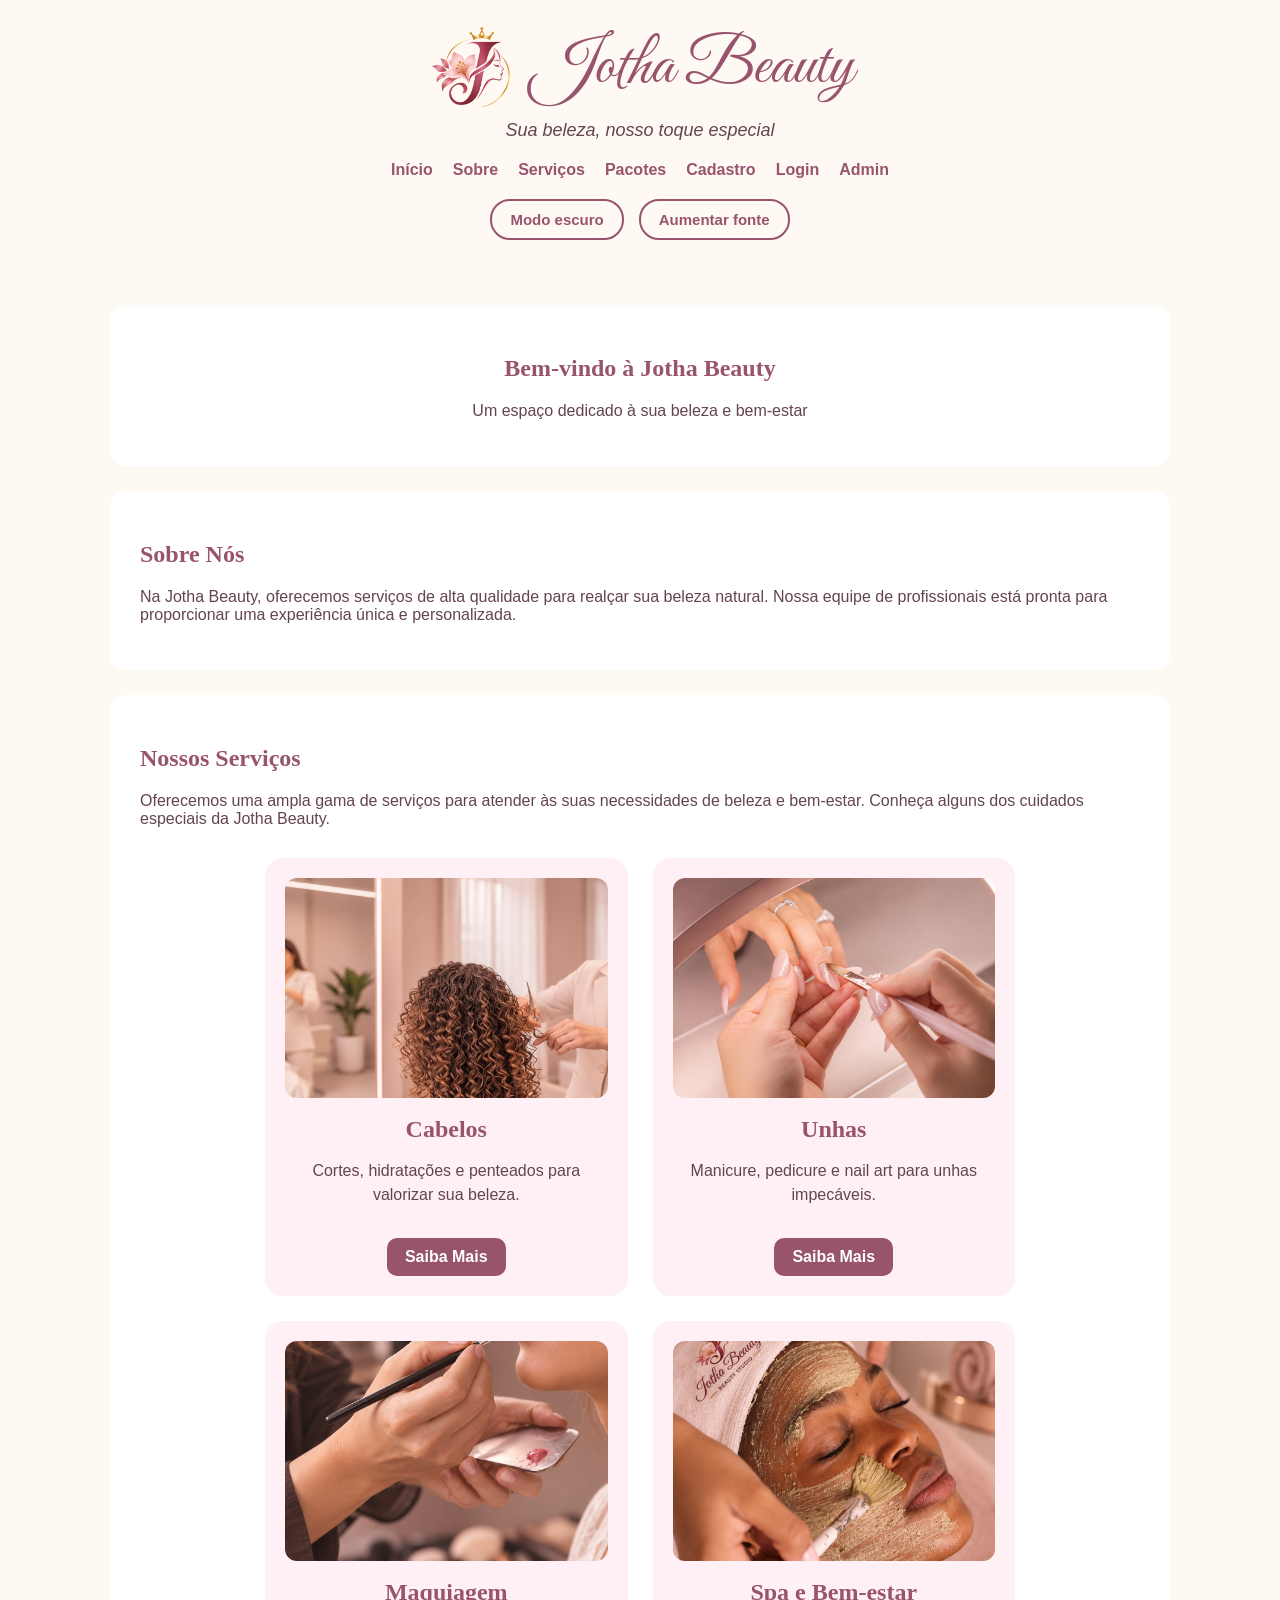
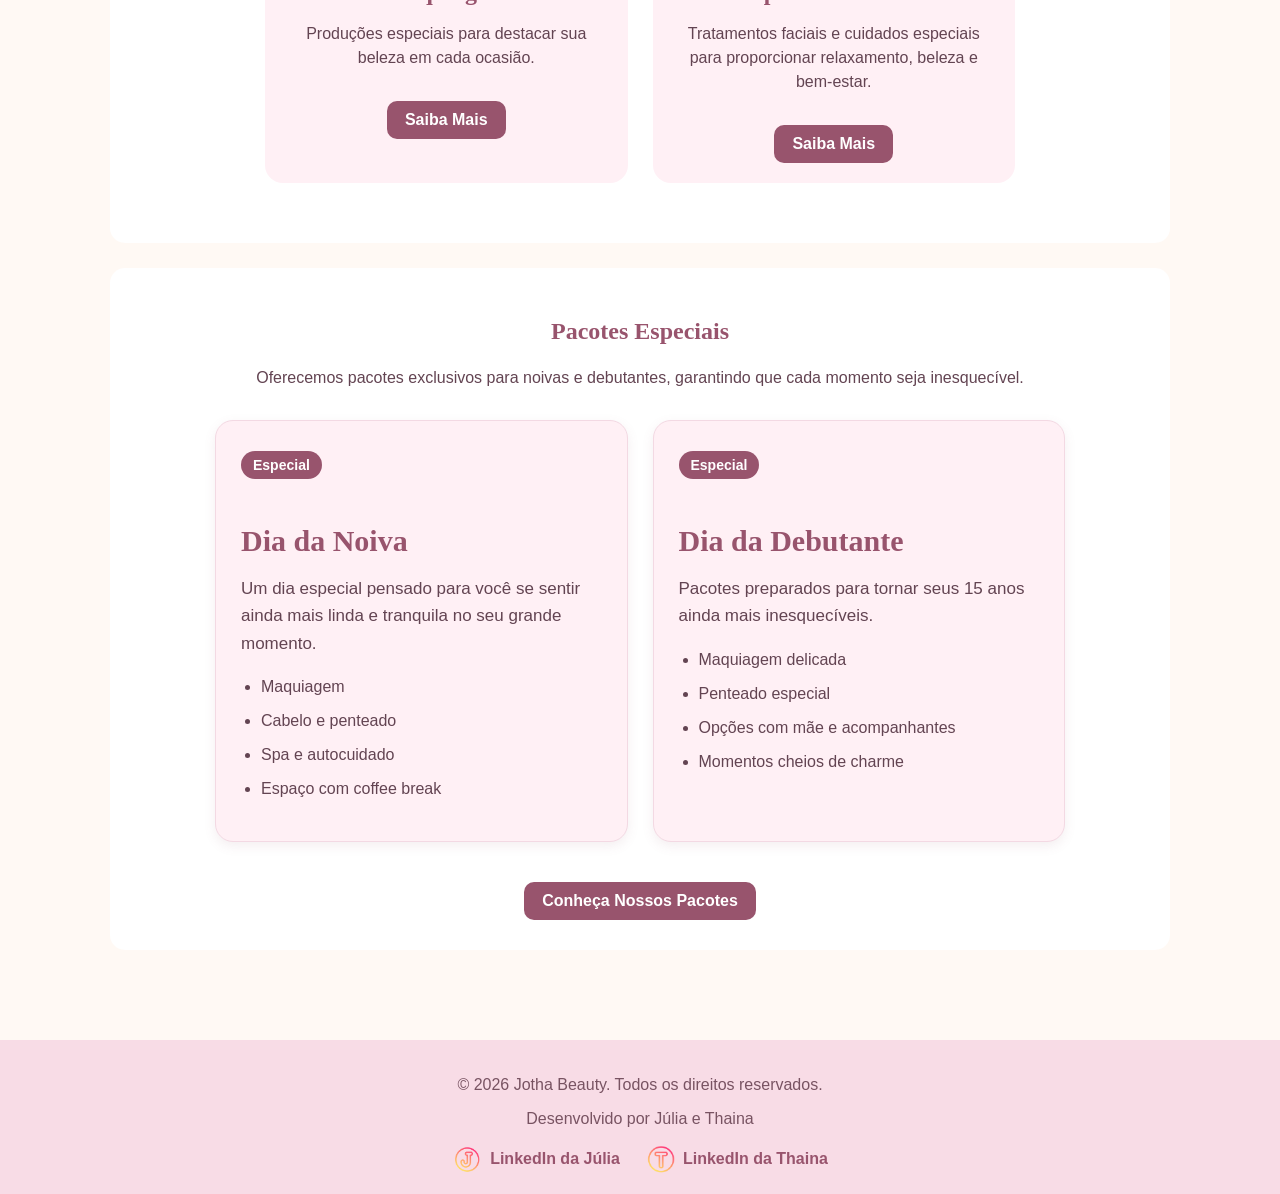
<file: index.html>
<!DOCTYPE html>
<html lang="pt-BR">
<head>
    <meta charset="UTF-8">
    <meta name="viewport" content="width=device-width, initial-scale=1.0">
    <title>Jotha Beauty | Salão de Beleza</title>

    <link rel="preconnect" href="https://fonts.googleapis.com">
    <link rel="preconnect" href="https://fonts.gstatic.com" crossorigin>
    <link href="https://fonts.googleapis.com/css2?family=Great+Vibes&display=swap" rel="stylesheet">

    <link rel="stylesheet" href="css/style.css">
</head>
<body>
    <header>
        <div class="logo">
            <img src="img/logo.png" alt="Logo da Jotha Beauty" class="simbolo-logo">
            <h1>Jotha Beauty</h1>
        </div>

        <p>Sua beleza, nosso toque especial</p>

        <nav>
            <a href="index.html">Início</a>
            <a href="#sobre">Sobre</a>
            <a href="#servicos">Serviços</a>
            <a href="pacotes.html">Pacotes</a>
            <a href="cadastro.html">Cadastro</a>
            <a href="login.html">Login</a>
            <a href="admin.html">Admin</a>
        </nav>

        <div class="acessibilidade">
            <button type="button" id="btn-tema">
                Modo escuro
            </button>

            <button type="button" id="btn-fonte">
               Aumentar fonte
            </button>
        </div>
    </header>

    <main>
        <section id="inicio">
            <h2>Bem-vindo à Jotha Beauty</h2>
            <p>Um espaço dedicado à sua beleza e bem-estar</p>
        </section>

        <section id="sobre">
            <h2>Sobre Nós</h2>
            <p>Na Jotha Beauty, oferecemos serviços de alta qualidade para realçar sua beleza natural. Nossa equipe de profissionais está pronta para proporcionar uma experiência única e personalizada.</p>
        </section>

        <section id="servicos">
            <h2>Nossos Serviços</h2>
            <p>Oferecemos uma ampla gama de serviços para atender às suas necessidades de beleza e bem-estar. Conheça alguns dos cuidados especiais da Jotha Beauty.</p>

            <div class="lista-servicos">
                <div class="card-servico">
                    <img src="img/cabelo.png" alt="Serviço de Cabelo">
                    <h3>Cabelos</h3>
                    <p>Cortes, hidratações e penteados para valorizar sua beleza.</p>
                    <a href="servicos.html#cabelos" class="botao-saiba-mais">Saiba Mais</a>
                </div>

                <div class="card-servico">
                    <img src="img/unha.png" alt="Serviço de Unhas">
                    <h3>Unhas</h3>
                    <p>Manicure, pedicure e nail art para unhas impecáveis.</p>
                    <a href="servicos.html#unhas" class="botao-saiba-mais">Saiba Mais</a>
                </div>

                <div class="card-servico">
                    <img src="img/maquiagem.png" alt="Serviço de Maquiagem">
                    <h3>Maquiagem</h3>
                    <p>Produções especiais para destacar sua beleza em cada ocasião.</p>
                    <a href="servicos.html#maquiagem" class="botao-saiba-mais">Saiba Mais</a>
                </div>

                <div class="card-servico">
                    <img src="img/spa.png" alt="Serviço de Estética">
                    <h3>Spa e Bem-estar</h3>
                    <p>Tratamentos faciais e cuidados especiais para proporcionar relaxamento, beleza e bem-estar.</p>
                    <a href="servicos.html#spa" class="botao-saiba-mais">Saiba Mais</a>
                </div>
            </div>
        </section>

        <section id="pacotes">
            <h2>Pacotes Especiais</h2>
            <p>Oferecemos pacotes exclusivos para noivas e debutantes, garantindo que cada momento seja inesquecível.</p>
            
            <div class="destaque-pacotes">
                <div class="pacote-home">
                    <span class="selo-pacote">Especial</span>
                    <h3>Dia da Noiva</h3>
                    <p class="descricao-pacote">Um dia especial pensado para você se sentir ainda mais linda e tranquila no seu grande momento.</p>

                    <ul class="mini-lista-pacote">
                        <li>Maquiagem</li>
                        <li>Cabelo e penteado</li>
                        <li>Spa e autocuidado</li>
                        <li>Espaço com coffee break</li>
                    </ul>
                </div>

                <div class="pacote-home">
                    <span class="selo-pacote">Especial</span>
                    <h3>Dia da Debutante</h3>
                    <p class="descricao-pacote">Pacotes preparados para tornar seus 15 anos ainda mais inesquecíveis.</p>

                    <ul class="mini-lista-pacote">
                        <li>Maquiagem delicada</li>
                        <li>Penteado especial</li>
                        <li>Opções com mãe e acompanhantes</li>
                        <li>Momentos cheios de charme</li>
                    </ul>
                </div>    
            </div>

            <a href="pacotes.html" class="botao-saiba-mais">Conheça Nossos Pacotes</a>
        </section>
    </main>

    <footer>
        <p>&copy; 2026 Jotha Beauty. Todos os direitos reservados.</p>

        <p>Desenvolvido por Júlia e Thaina</p>

        <div class="links-rodape">
            <a href="https://www.linkedin.com/in/julia-bagnara-54aa41377/" target="_blank" rel="noopener noreferrer">
                <img src="icone/icone_j.png" alt="" class="icone-linkedin">
                LinkedIn da Júlia
            </a>

            <a href="https://www.linkedin.com/in/thaina-tamiris-souza-dionisio-3291593a8/" target="_blank" rel="noopener noreferrer">
                <img src="icone/icone_T.png" alt="" class="icone-linkedin">
                LinkedIn da Thaina
            </a>
        </div>
    </footer>

    <script src="js/script.js"></script>
</body>
</html>
</file>
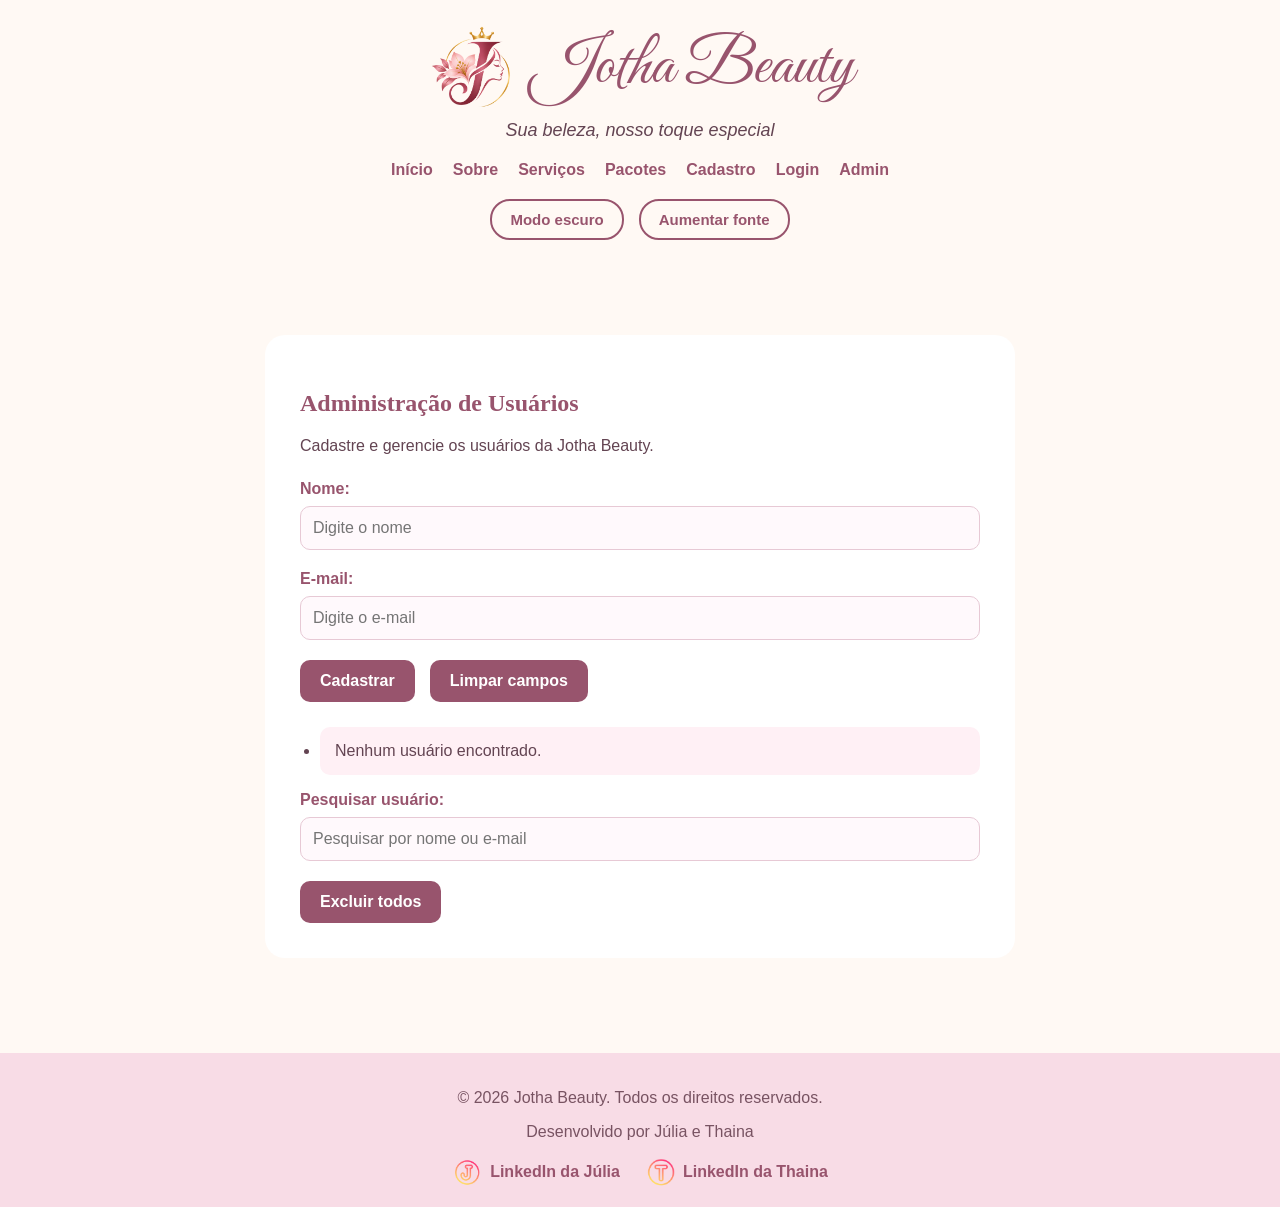
<file: admin.html>
<!DOCTYPE html>
<html lang="pt-BR">

<head>
    <meta charset="UTF-8">
    <meta name="viewport" content="width=device-width, initial-scale=1.0">

    <title>Jotha Beauty | Admin</title>

    <link rel="preconnect" href="https://fonts.googleapis.com">
    <link rel="preconnect" href="https://fonts.gstatic.com" crossorigin>
    <link href="https://fonts.googleapis.com/css2?family=Great+Vibes&display=swap" rel="stylesheet">

    <link rel="stylesheet" href="css/style.css">
</head>

<body>

    <header>
        <div class="logo">
            <img src="img/logo.png" alt="Logo da Jotha Beauty" class="simbolo-logo">
            <h1>Jotha Beauty</h1>
        </div>

        <p>Sua beleza, nosso toque especial</p>

        <nav>
            <a href="index.html">Início</a>
            <a href="index.html#sobre">Sobre</a>
            <a href="index.html#servicos">Serviços</a>
            <a href="pacotes.html">Pacotes</a>
            <a href="cadastro.html">Cadastro</a>
            <a href="login.html">Login</a>
            <a href="admin.html">Admin</a>
        </nav>

        <div class="acessibilidade">
            <button type="button" id="btn-tema">
                Modo escuro
            </button>

            <button type="button" id="btn-fonte">
               Aumentar fonte
            </button>
        </div>
    </header>

    <main>
        <section class="secao-admin">
            <h2>Administração de Usuários</h2>

            <p>
                Cadastre e gerencie os usuários da Jotha Beauty.
            </p>

            <form id="form-admin">
                <label for="nome-admin">Nome:</label>
                <input type="text" id="nome-admin" name="nome" placeholder="Digite o nome" required>

                <label for="email-admin">E-mail:</label>
                <input type="email" id="email-admin" name="email" placeholder="Digite o e-mail" required>

                <div class="botoes-admin">
                    <button type="submit" id="btn-cadastrar">
                        Cadastrar
                    </button>

                    <button type="reset" id="btn-limpar">
                        Limpar campos
                    </button>
                </div>
            </form>

            <ul id="lista-usuarios">
            </ul>

            <label for="pesquisa-admin">
                Pesquisar usuário:
            </label>

            <input type="search" id="pesquisa-admin" placeholder="Pesquisar por nome ou e-mail">

            <button type="button" id="btn-excluir-todos">
                Excluir todos
            </button>
        </section>
    </main>

    <footer>
        <p>&copy; 2026 Jotha Beauty. Todos os direitos reservados.</p>

        <p>Desenvolvido por Júlia e Thaina</p>

        <div class="links-rodape">
            <a href="https://www.linkedin.com/in/julia-bagnara-54aa41377/" target="_blank" rel="noopener noreferrer">
                <img src="icone/icone_j.png" alt="" class="icone-linkedin">
                LinkedIn da Júlia
            </a>

            <a href="https://www.linkedin.com/in/thaina-tamiris-souza-dionisio-3291593a8/" target="_blank" rel="noopener noreferrer">
                <img src="icone/icone_T.png" alt="" class="icone-linkedin">
                LinkedIn da Thaina
            </a>
        </div>
    </footer>

    <script src="js/script.js"></script>

</body>
</html>
</file>
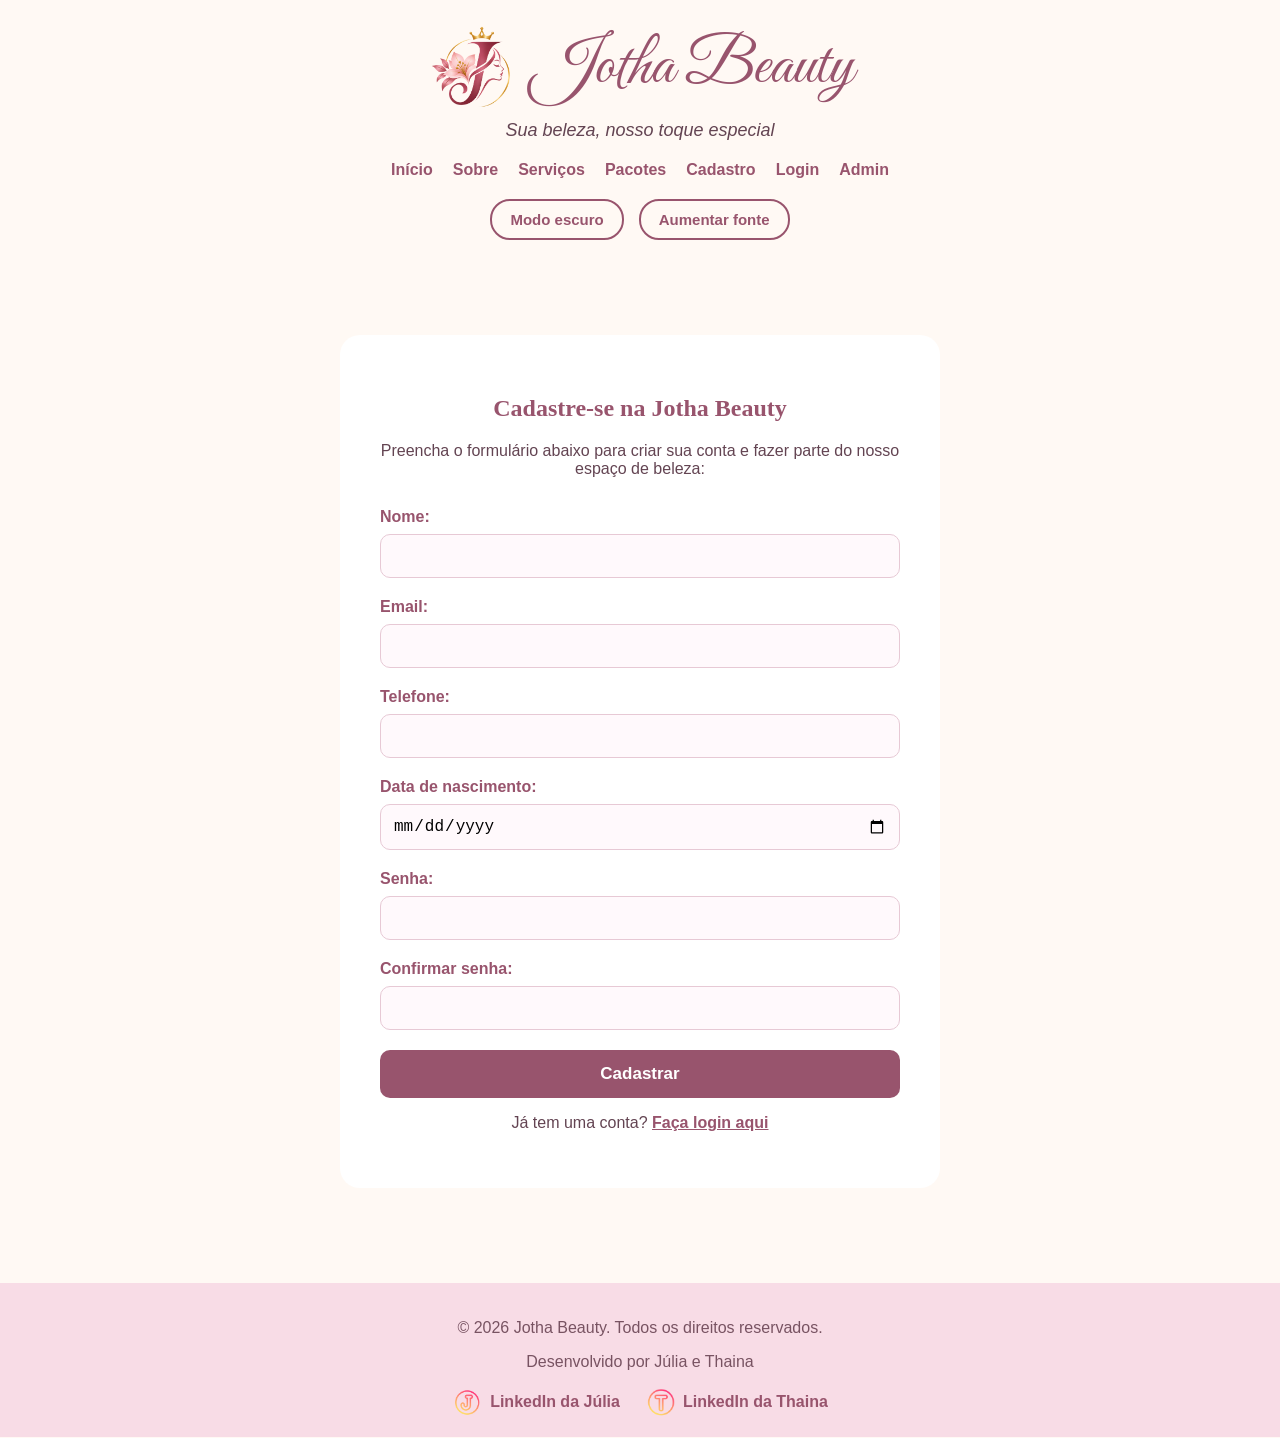
<file: cadastro.html>
<!DOCTYPE html>
<html lang="pt-BR">
<head>
    <meta charset="UTF-8">
    <meta name="viewport" content="width=device-width, initial-scale=1.0">
    <title>Jotha Beauty | Cadastro</title>

    <link rel="preconnect" href="https://fonts.googleapis.com">
    <link rel="preconnect" href="https://fonts.gstatic.com" crossorigin>
    <link href="https://fonts.googleapis.com/css2?family=Great+Vibes&display=swap" rel="stylesheet">

    <link rel="stylesheet" href="css/style.css">
</head>
<body>

    <header>
        <div class="logo">
            <img src="img/logo.png" alt="Logo da Jotha Beauty" class="simbolo-logo">
            <h1>Jotha Beauty</h1>
        </div>

        <p>Sua beleza, nosso toque especial</p>

        <nav>
            <a href="index.html">Início</a>
            <a href="index.html#sobre">Sobre</a>
            <a href="index.html#servicos">Serviços</a>
            <a href="pacotes.html">Pacotes</a>
            <a href="cadastro.html">Cadastro</a>
            <a href="login.html">Login</a>
            <a href="admin.html">Admin</a>
        </nav>

        <div class="acessibilidade">
            <button type="button" id="btn-tema">
                Modo escuro
            </button>

            <button type="button" id="btn-fonte">
               Aumentar fonte
            </button>
        </div>
    </header>

    <main>
        <section class="secao-formulario">
            <h2>Cadastre-se na Jotha Beauty</h2>
            <p>Preencha o formulário abaixo para criar sua conta e fazer parte do nosso espaço de beleza:</p>

            <form id="form-cadastro">
                <label for="nome">Nome:</label>
                <input type="text" id="nome" name="nome" required>

                <label for="email">Email:</label>
                <input type="email" id="email" name="email" required>
                
                <label for="telefone">Telefone:</label>
                <input type="tel" id="telefone" name="telefone" required>

                <label for="nascimento">Data de nascimento:</label>
                <input type="date" id="nascimento" name="nascimento" required>

                <label for="senha">Senha:</label>
                <input type="password" id="senha" name="senha" required>

                <label for="confirmar-senha">Confirmar senha:</label>
                <input type="password" id="confirmar-senha" name="confirmar-senha" required>

                <button type="submit">Cadastrar</button>
            </form>

            <p>Já tem uma conta? 
                <a href="login.html">Faça login aqui</a>
            </p>
        </section>
    </main>

    <footer>
        <p>&copy; 2026 Jotha Beauty. Todos os direitos reservados.</p>

        <p>Desenvolvido por Júlia e Thaina</p>

        <div class="links-rodape">
            <a href="https://www.linkedin.com/in/julia-bagnara-54aa41377/" target="_blank" rel="noopener noreferrer">
                <img src="icone/icone_j.png" alt="" class="icone-linkedin">
                LinkedIn da Júlia
            </a>

            <a href="https://www.linkedin.com/in/thaina-tamiris-souza-dionisio-3291593a8/" target="_blank" rel="noopener noreferrer">
                <img src="icone/icone_T.png" alt="" class="icone-linkedin">
                LinkedIn da Thaina
            </a>
        </div>
    </footer>

    <script src="js/script.js"></script>    

</body>
</html>
</file>
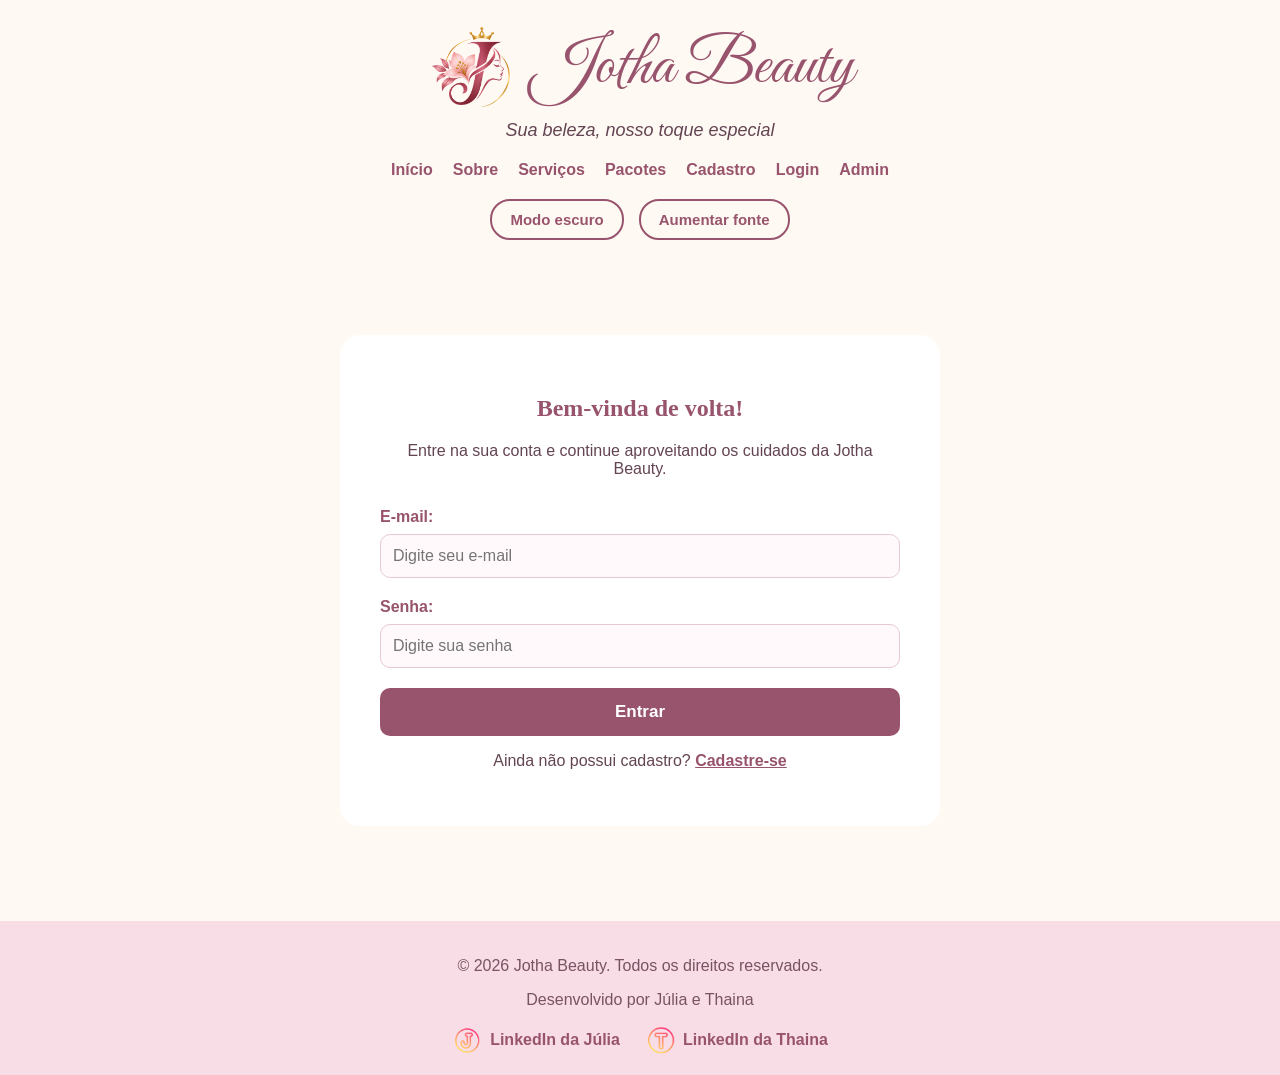
<file: login.html>
<!DOCTYPE html>
<html lang="pt-BR">

<head>
    <meta charset="UTF-8">
    <meta name="viewport" content="width=device-width, initial-scale=1.0">
    <title>Jotha Beauty | Login</title>

    <link rel="preconnect" href="https://fonts.googleapis.com">
    <link rel="preconnect" href="https://fonts.gstatic.com" crossorigin>
    <link href="https://fonts.googleapis.com/css2?family=Great+Vibes&display=swap" rel="stylesheet">

    <link rel="stylesheet" href="css/style.css">
</head>

<body>

    <header>
        <div class="logo">
            <img src="img/logo.png" alt="Logo da Jotha Beauty" class="simbolo-logo">
            <h1>Jotha Beauty</h1>
        </div>

        <p>Sua beleza, nosso toque especial</p>

        <nav>
            <a href="index.html">Início</a>
            <a href="index.html#sobre">Sobre</a>
            <a href="index.html#servicos">Serviços</a>
            <a href="pacotes.html">Pacotes</a>
            <a href="cadastro.html">Cadastro</a>
            <a href="login.html">Login</a>
            <a href="admin.html">Admin</a>
        </nav>

        <div class="acessibilidade">
            <button type="button" id="btn-tema">
                Modo escuro
            </button>

            <button type="button" id="btn-fonte">
               Aumentar fonte
            </button>
        </div>
    </header>

    <main>
        <section class="secao-formulario">
            <h2>Bem-vinda de volta!</h2>

            <p>
                Entre na sua conta e continue aproveitando os cuidados da Jotha Beauty.
            </p>

            <form id="form-login">
                <label for="email-login">E-mail:</label>
                <input type="email" id="email-login" name="email" placeholder="Digite seu e-mail" required>

                <label for="senha-login">Senha:</label>
                <input type="password" id="senha-login" name="senha" placeholder="Digite sua senha" required>

                <button type="submit">Entrar</button>
            </form>

            <p>
                Ainda não possui cadastro?
                <a href="cadastro.html">Cadastre-se</a>
            </p>

            <p id="mensagem-login" role="status"></p>
        </section>
    </main>

    <footer>
        <p>&copy; 2026 Jotha Beauty. Todos os direitos reservados.</p>

        <p>Desenvolvido por Júlia e Thaina</p>

        <div class="links-rodape">
            <a href="https://www.linkedin.com/in/julia-bagnara-54aa41377/" target="_blank" rel="noopener noreferrer">
                <img src="icone/icone_j.png" alt="" class="icone-linkedin">
                LinkedIn da Júlia
            </a>

            <a href="https://www.linkedin.com/in/thaina-tamiris-souza-dionisio-3291593a8/" target="_blank" rel="noopener noreferrer">
                <img src="icone/icone_T.png" alt="" class="icone-linkedin">
                LinkedIn da Thaina
            </a>
        </div>
    </footer>

    <script src="js/script.js"></script>

</body>
</html>
</file>
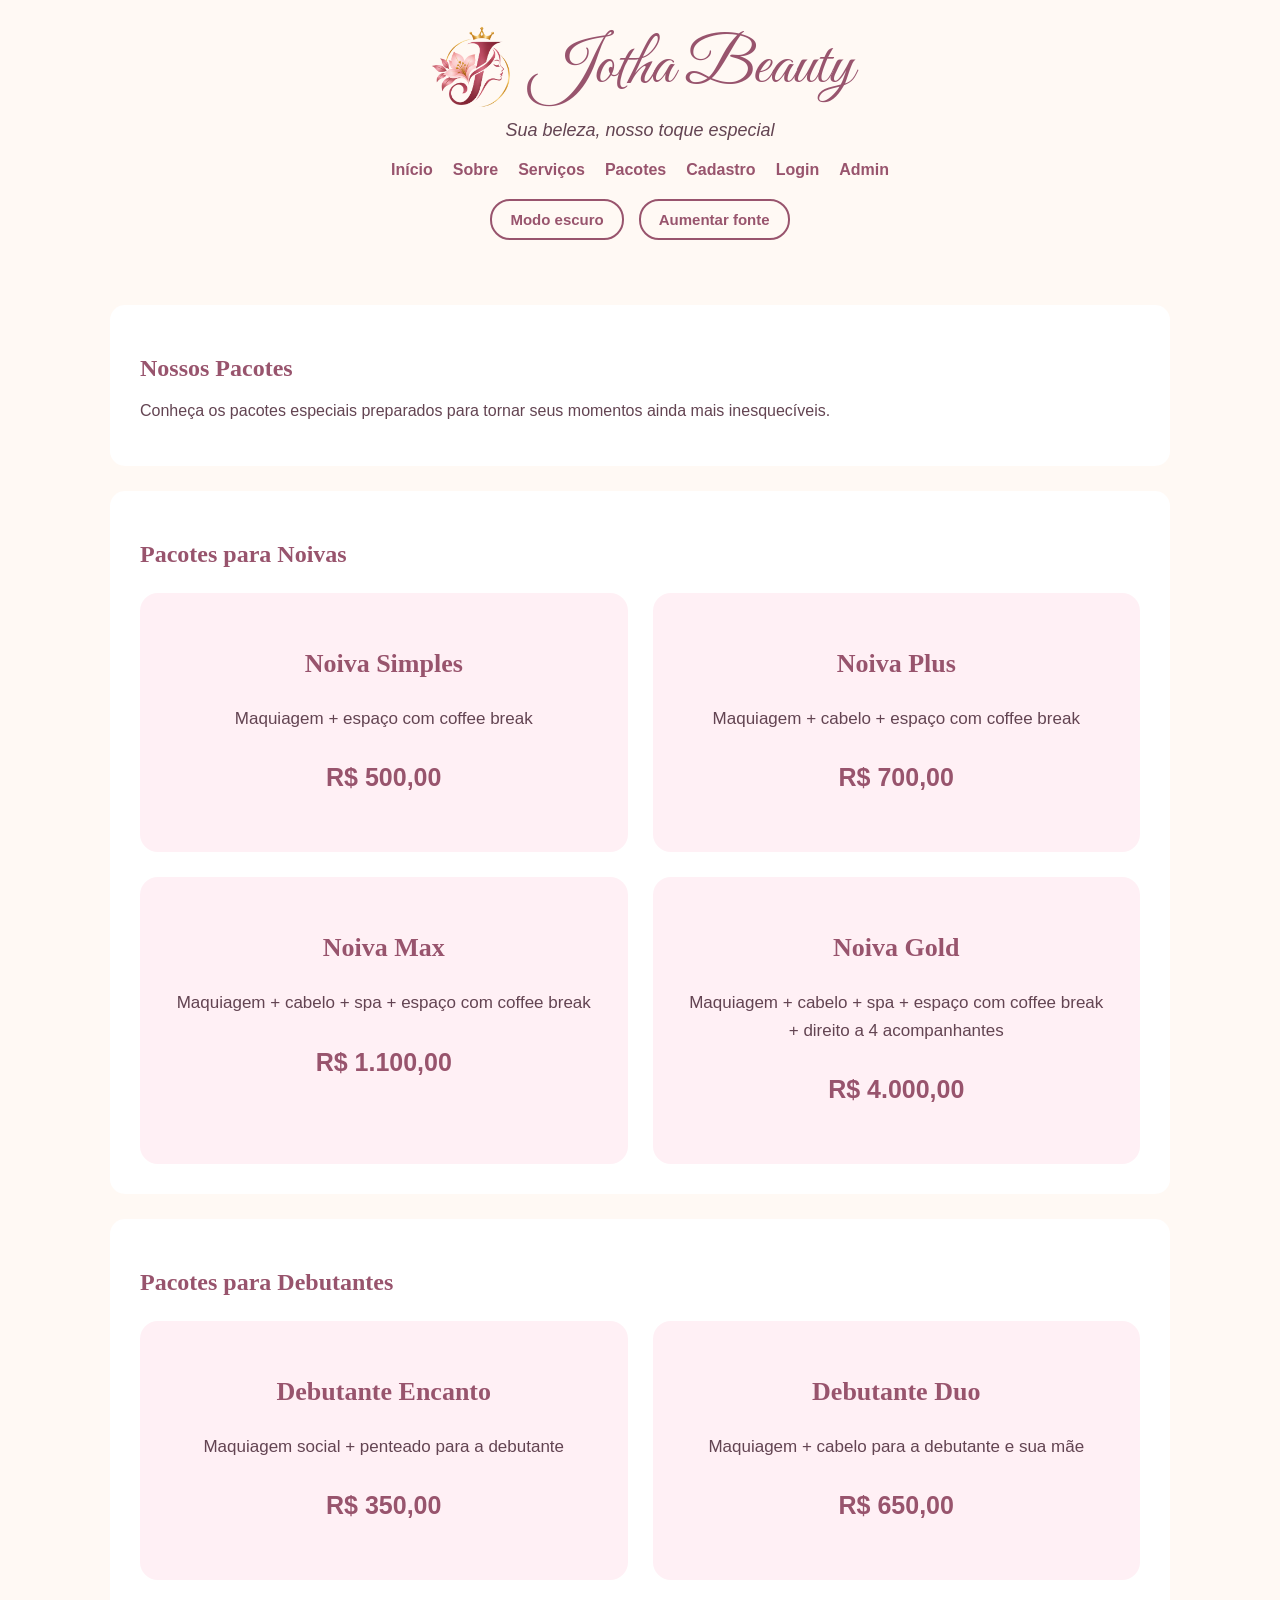
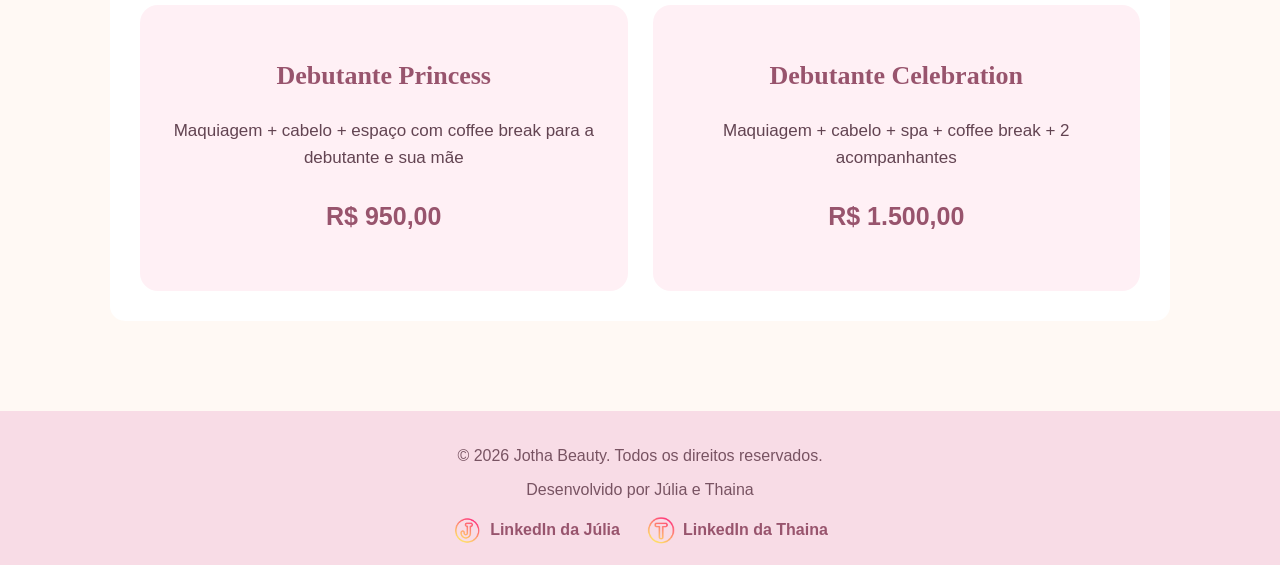
<file: pacotes.html>
<!DOCTYPE html>
<html lang="pt-BR">
<head>
    <meta charset="UTF-8">
    <meta name="viewport" content="width=device-width, initial-scale=1.0">
    <title>Jotha Beauty | Pacotes</title>

    <link rel="preconnect" href="https://fonts.googleapis.com">
    <link rel="preconnect" href="https://fonts.gstatic.com" crossorigin>
    <link href="https://fonts.googleapis.com/css2?family=Great+Vibes&display=swap" rel="stylesheet">

    <link rel="stylesheet" href="css/style.css">
</head>
<body>

    <header>
        <div class="logo">
            <img src="img/logo.png" alt="Símbolo Jotha Beauty" class="simbolo-logo">
            <h1>Jotha Beauty</h1>
        </div>

        <p>Sua beleza, nosso toque especial</p>

        <nav>
            <a href="index.html">Início</a>
            <a href="index.html#sobre">Sobre</a>
            <a href="index.html#servicos">Serviços</a>
            <a href="pacotes.html">Pacotes</a>
            <a href="cadastro.html">Cadastro</a>
            <a href="login.html">Login</a>
            <a href="admin.html">Admin</a>
        </nav>

        <div class="acessibilidade">
            <button type="button" id="btn-tema">
                Modo escuro
            </button>

            <button type="button" id="btn-fonte">
               Aumentar fonte
            </button>
        </div>
    </header>

    <main>
        <section>
            <h2>Nossos Pacotes</h2>
            <p>Conheça os pacotes especiais preparados para tornar seus momentos ainda mais inesquecíveis.</p>
        </section>

        <section>
            <h2>Pacotes para Noivas</h2>

            <div class="lista-pacotes">
                <div class="card-pacote">
                    <h3>Noiva Simples</h3>
                    <p>Maquiagem + espaço com coffee break</p>
                    <p class="preco">R$ 500,00</p>
                </div>

                <div class="card-pacote">
                    <h3>Noiva Plus</h3>
                    <p>Maquiagem + cabelo + espaço com coffee break</p>
                    <p class="preco">R$ 700,00</p>
                </div>

                <div class="card-pacote">
                    <h3>Noiva Max</h3>
                    <p>Maquiagem + cabelo + spa + espaço com coffee break</p>
                    <p class="preco">R$ 1.100,00</p>
                </div>

                <div class="card-pacote">
                    <h3>Noiva Gold</h3>
                    <p>Maquiagem + cabelo + spa + espaço com coffee break + direito a 4 acompanhantes</p>
                    <p class="preco">R$ 4.000,00</p>
                </div>
            </div>
        </section>

        <section>
            <h2>Pacotes para Debutantes</h2>

            <div class="lista-pacotes">
                <div class="card-pacote">
                    <h3>Debutante Encanto</h3>
                    <p>Maquiagem social + penteado para a debutante</p>
                    <p class="preco">R$ 350,00</p>
                </div>

                <div class="card-pacote">
                    <h3>Debutante Duo</h3>
                    <p>Maquiagem + cabelo para a debutante e sua mãe</p>
                    <p class="preco">R$ 650,00</p>
                </div>

                <div class="card-pacote">
                    <h3>Debutante Princess</h3>
                    <p>Maquiagem + cabelo + espaço com coffee break para a debutante e sua mãe</p>
                    <p class="preco">R$ 950,00</p>
                </div>

                <div class="card-pacote">
                    <h3>Debutante Celebration</h3>
                    <p>Maquiagem + cabelo + spa + coffee break + 2 acompanhantes</p>
                    <p class="preco">R$ 1.500,00</p>
                </div>
            </div>
        </section>
    </main>

    <footer>
        <p>&copy; 2026 Jotha Beauty. Todos os direitos reservados.</p>

        <p>Desenvolvido por Júlia e Thaina</p>

        <div class="links-rodape">
            <a href="https://www.linkedin.com/in/julia-bagnara-54aa41377/" target="_blank" rel="noopener noreferrer">
                <img src="icone/icone_j.png" alt="" class="icone-linkedin">
                LinkedIn da Júlia
            </a>

            <a href="https://www.linkedin.com/in/thaina-tamiris-souza-dionisio-3291593a8/" target="_blank" rel="noopener noreferrer">
                <img src="icone/icone_T.png" alt="" class="icone-linkedin">
                LinkedIn da Thaina
            </a>
        </div>
    </footer>
    <script src="js/script.js"></script>

</body>
</html>
</file>
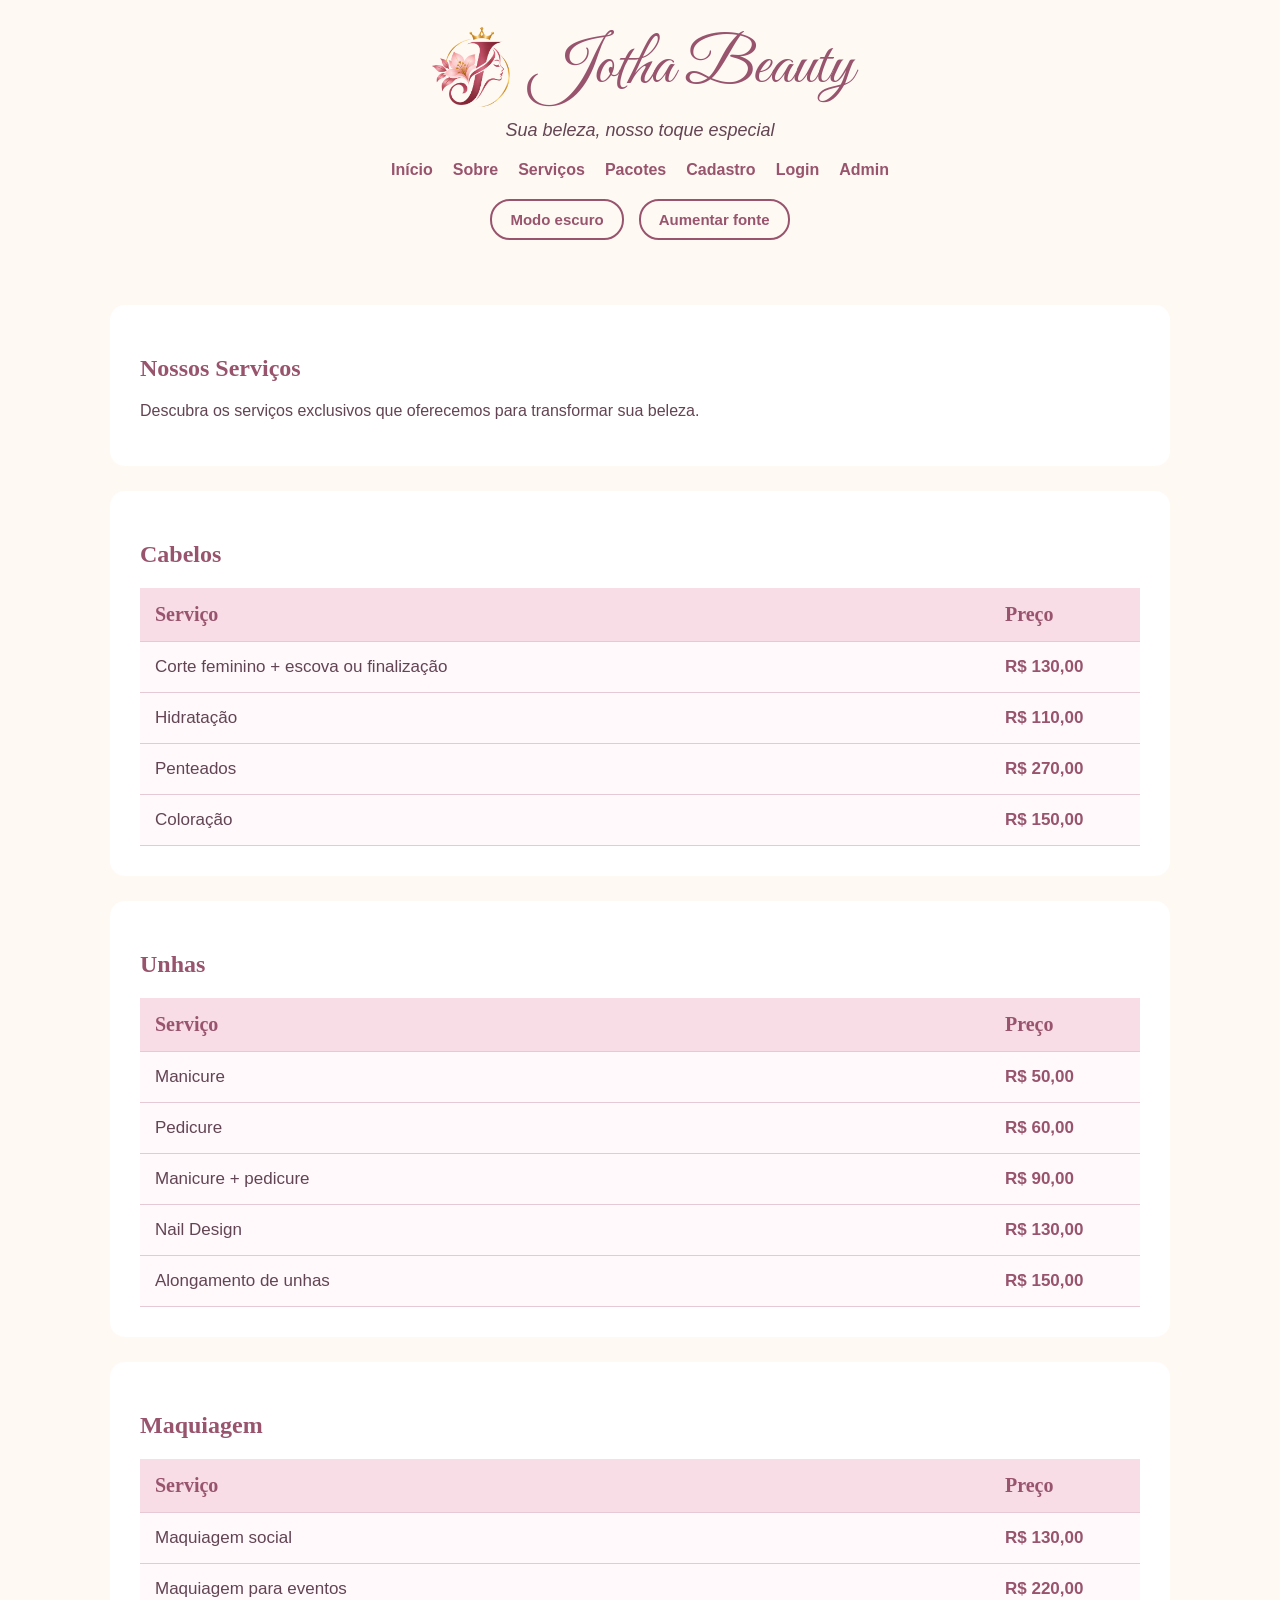
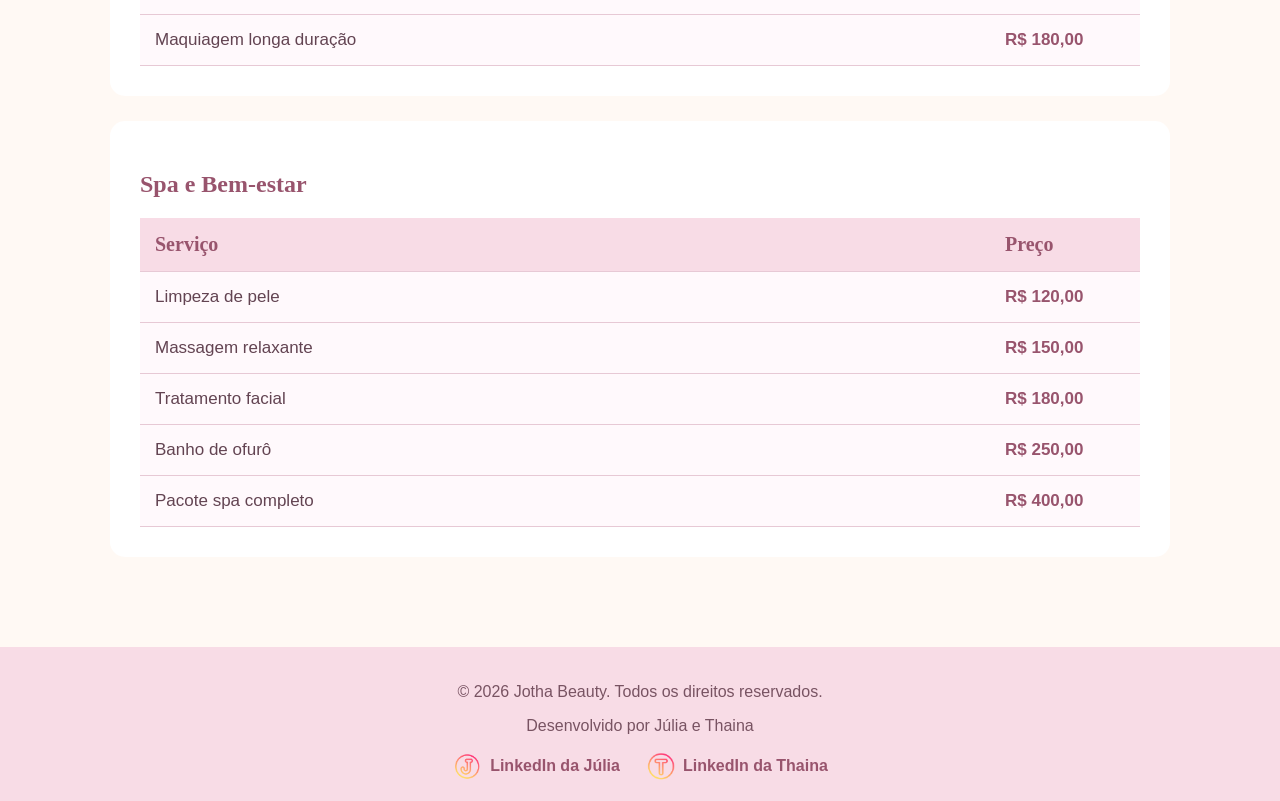
<file: servicos.html>
<!DOCTYPE html>
<html lang="pt-BR">
<head>
    <meta charset="UTF-8">
    <meta name="viewport" content="width=device-width, initial-scale=1.0">
    <title>Jotha Beauty | Serviços</title>
    
    <link rel="preconnect" href="https://fonts.googleapis.com">
    <link rel="preconnect" href="https://fonts.gstatic.com" crossorigin>
    <link href="https://fonts.googleapis.com/css2?family=Great+Vibes&display=swap" rel="stylesheet">

    <link rel="stylesheet" href="css/style.css">
</head>
<body>

    <header>
        <div class="logo">
            <img src="img/logo.png" alt="Jotha Beauty" class="simbolo-logo">
            <h1>Jotha Beauty</h1>
        </div>

        <p>Sua beleza, nosso toque especial</p>

        <nav>
            <a href="index.html">Início</a>
            <a href="index.html#sobre">Sobre</a>
            <a href="index.html#servicos">Serviços</a>
            <a href="pacotes.html">Pacotes</a>
            <a href="cadastro.html">Cadastro</a>
            <a href="login.html">Login</a>
            <a href="admin.html">Admin</a>
        </nav>

        <div class="acessibilidade">
            <button type="button" id="btn-tema">
                Modo escuro
            </button>

            <button type="button" id="btn-fonte">
               Aumentar fonte
            </button>
        </div>
    </header>

    <main>
        <section>
            <h2>Nossos Serviços</h2>
            <p>Descubra os serviços exclusivos que oferecemos para transformar sua beleza.</p>
        </section>

        <section id="cabelos">
            <h2>Cabelos</h2>
            <table class="tabela-servicos">
                <tr>
                    <th>Serviço</th>
                    <th>Preço</th>
                </tr>
                <tr>
                    <td>Corte feminino + escova ou finalização</td>
                    <td>R$ 130,00</td>
                </tr>
                <tr>
                    <td>Hidratação</td>
                    <td>R$ 110,00</td>
                </tr>
                <tr>
                    <td>Penteados</td>
                    <td>R$ 270,00</td>
                </tr>
                <tr>
                    <td>Coloração</td>
                    <td>R$ 150,00</td>
                </tr>
            </table>   
        </section>

        <section id="unhas">
            <h2>Unhas</h2>
            <table class="tabela-servicos">
                <tr>
                    <th>Serviço</th>
                    <th>Preço</th>
                </tr>
                <tr>
                    <td>Manicure</td>
                    <td>R$ 50,00</td>
                </tr>
                <tr>
                    <td>Pedicure</td>
                    <td>R$ 60,00</td>
                </tr>
                <tr>
                    <td>Manicure + pedicure</td>
                    <td>R$ 90,00</td>
                </tr>
                <tr>
                    <td>Nail Design</td>
                    <td>R$ 130,00</td>
                </tr>
                <tr>
                    <td>Alongamento de unhas</td>
                    <td>R$ 150,00</td>
                </tr>
            </table>
        </section>

        <section id="maquiagem">
            <h2>Maquiagem</h2>
            <table class="tabela-servicos">
                <tr>
                    <th>Serviço</th>
                    <th>Preço</th>
                </tr>
                <tr>
                    <td>Maquiagem social</td>
                    <td>R$ 130,00</td>
                </tr>
                <tr>
                    <td>Maquiagem para eventos</td>
                    <td>R$ 220,00</td>
                </tr>
                <tr>
                    <td>Maquiagem longa duração</td>
                    <td>R$ 180,00</td>
                </tr>
            </table>
        </section>

        <section id="spa">
            <h2>Spa e Bem-estar</h2>
            <table class="tabela-servicos">
                <tr>
                    <th>Serviço</th>
                    <th>Preço</th>
                </tr>
                <tr>
                    <td>Limpeza de pele</td>
                    <td>R$ 120,00</td>
                </tr>
                <tr>
                    <td>Massagem relaxante</td>
                    <td>R$ 150,00</td>
                </tr>
                <tr>
                    <td>Tratamento facial</td>
                    <td>R$ 180,00</td>
                </tr>
                <tr>
                    <td>Banho de ofurô</td>
                    <td>R$ 250,00</td>
                </tr>
                <tr>
                    <td>Pacote spa completo</td>
                    <td>R$ 400,00</td>
                </tr>
            </table>
        </section>
    </main>

    <footer>
        <p>&copy; 2026 Jotha Beauty. Todos os direitos reservados.</p>

        <p>Desenvolvido por Júlia e Thaina</p>

        <div class="links-rodape">
            <a href="https://www.linkedin.com/in/julia-bagnara-54aa41377/" target="_blank" rel="noopener noreferrer">
                <img src="icone/icone_j.png" alt="" class="icone-linkedin">
                LinkedIn da Júlia
            </a>

            <a href="https://www.linkedin.com/in/thaina-tamiris-souza-dionisio-3291593a8/" target="_blank" rel="noopener noreferrer">
                <img src="icone/icone_T.png" alt="" class="icone-linkedin">
                LinkedIn da Thaina
            </a>
        </div>
    </footer>
    
    <script src="js/script.js"></script>

</body>
</html>
</file>
<file: css/style.css>
/* Jotha Beauty - Folha de estilos do projeto */

/* ==================================================
   1. Configurações gerais
   ================================================== */

* {
    box-sizing: border-box;
}

body {
    margin: 0;
    padding: 0;
    background-color: #FFF9F4;
    color: #634452;
    font-family: Arial, sans-serif;
}

/* ==================================================
   2. Cabeçalho, logomarca e navegação
   ================================================== */

header {
    padding: 25px 20px;
}

header h1 {
    color: #98546D;
    font-family: Georgia, serif;
    font-size: 40px;
    margin-bottom: 10px;
}

header p {
    font-size: 18px;
    font-style: italic;
    text-align: center;
    margin: 10px 0 20px;
}

header nav {
    color: #98546D;
    text-decoration: none;
    margin: 10px;
    font-weight: bold;
    display: flex;
    justify-content: center;
    align-items: center;
    flex-wrap: wrap;
    gap: 20px;
    margin-top: 15px;
}

header nav a {
    margin: 0;
}

header nav a:hover {
    color: #B89968;
}

header .logo h1 {
    font-family: 'Great Vibes', cursive;
    font-size: 65px;
    font-weight: normal;
    color: #98546D;
    margin: 0;
}

nav {
    margin-top: 15px;
}

nav a {
    color: #98546D;
    text-decoration: none;
    margin: 10px;
    font-weight: bold;
}

nav a:hover {
    color: #B89968;
}
.logo {
    display: flex;
    align-items: center;
    justify-content: center;
    gap: 15px;
}

.simbolo-logo {
    width: 90px;
    height: auto;
}

/* ==================================================
   3. Conteúdo principal e títulos
   ================================================== */

main {
    max-width: 1100px;
    margin: 0 auto;
    padding: 40px 20px;
}

main section {
    background-color: white;
    padding: 30px;
    margin-bottom: 25px;
    border-radius: 15px;
}

section {
    background-color: #FFFFFF;
    padding: 30px;
    margin-bottom: 25px;
    border-radius: 15px;
}

h2 {
    color: #98546D;
    font-family: Georgia, serif;
}
#inicio {
    text-align: center;
}
/* Título principal das páginas */
.titulo-pagina {
    color: #98546D;
    font-family: Georgia, serif;
    font-size: 36px;
    margin: 0 0 20px;
}

/* ==================================================
   4. Serviços e tabelas
   ================================================== */

.lista-servicos {
    display: grid;
    grid-template-columns: repeat(2, 1fr);
    gap: 25px;
    max-width: 750px;
    margin: 30px auto;
}

.card-servico {
    background-color: #FFF0F5;
    padding: 20px;
    border-radius: 18px;
    text-align: center;
    min-width: 0;
}

.card-servico img {
    display: block;
    width: 100%;
    height: 220px;
    object-fit: cover;
    border-radius: 12px;
}

.card-servico h3 {
    color: #98546D;
    font-family: Georgia, serif;
    font-size: 24px;
    margin: 18px 0 10px;
}

.card-servico p {
    color: #634452;
    font-size: 16px;
    line-height: 1.5;
}

.card-servico:hover {
    background-color: #F8DCE6;
}

.botao-saiba-mais {
    display: inline-block;
    margin-top: 15px;
    padding: 10px 18px;
    background-color: #98546D;
    color: white;
    text-decoration: none;
    border-radius: 10px;
    font-weight: bold;
    transition: 0.3s;
}

.botao-saiba-mais:hover {
    background-color: #B97A95;
}

.tabela-servicos {
    width: 100%;
    border-collapse: collapse;
    margin-top: 20px;
}

.tabela-servicos th,
.tabela-servicos td {
    padding: 15px;
    border-bottom: 1px solid #E7C9D5;
    text-align: left;
}

.tabela-servicos th {
    background-color: #F8DCE6;
    color: #98546D;
    font-family: Georgia, serif;
    font-size: 20px;
}

.tabela-servicos td {
    background-color: #FFF9FC;
    color: #634452;
    font-size: 17px;
}

.tabela-servicos td:last-child {
    color: #98546D;
    font-weight: bold;
    width: 150px;
}

.tabela-servicos tr:hover td {
    background-color: #FFF0F5;
}

/* ==================================================
   5. Pacotes e destaques da página inicial
   ================================================== */

.lista-pacotes {
    display: grid;
    grid-template-columns: repeat(2, 1fr);
    gap: 25px;
    margin-top: 25px;
}

.card-pacote {
    background-color: #FFF0F5;
    padding: 30px;
    border-radius: 18px;
    text-align: center;
}

.card-pacote h3 {
    color: #98546D;
    font-family: Georgia, serif;
    font-size: 26px;
}

.card-pacote p {
    color: #634452;
    font-size: 17px;
    line-height: 1.6;
}

.card-pacote .preco {
    color: #98546D;
    font-size: 25px;
    font-weight: bold;
}

.card-pacote:hover {
    background-color: #F8DCE6;
}

.destaque-pacotes {
    display: grid;
    grid-template-columns: repeat(2, 1fr);
    gap: 25px;
    max-width: 850px;
    margin: 30px auto;
}

#pacotes {
    text-align: center;
}

#pacotes > p {
    max-width: 800px;
    margin: 0 auto 30px;
    line-height: 1.6;
}

.pacote-home {
    background-color: #FFF0F5;
    padding: 30px 25px;
    border-radius: 18px;
    text-align: left;
    box-shadow: 0 4px 12px rgba(152, 84, 109, 0.10);
    border: 1px solid #F3D9E3;
}

.pacote-home h3 {
    color: #98546D;
    font-family: Georgia, serif;
    font-size: 30px;
    margin-bottom: 15px;
}

.descricao-pacote {
    color: #634452;
    font-size: 17px;
    line-height: 1.6;
    margin-bottom: 18px;
}

.selo-pacote {
    display: inline-block;
    background-color: #98546D;
    color: white;
    padding: 6px 12px;
    border-radius: 20px;
    font-size: 14px;
    font-weight: bold;
    margin-bottom: 15px;
}

.mini-lista-pacote {
    padding-left: 20px;
    margin: 0;
}

.mini-lista-pacote li {
    color: #634452;
    margin-bottom: 10px;
    line-height: 1.5;
}

.pacote-home:hover {
    transform: translateY(-3px);
    transition: 0.3s;
    background-color: #FDEEF4;
}

#pacotes .botao-saiba-mais {
    margin-top: 10px;
}

/* ==================================================
   6. Formulários de cadastro e login
   ================================================== */

.secao-formulario {
    max-width: 600px;
    margin: 30px auto;
    padding: 40px;
    background-color: #FFFFFF;
    border-radius: 20px;
    text-align: center;
}

.secao-formulario form {
    display: flex;
    flex-direction: column;
    text-align: left;
    margin-top: 30px;
}

.secao-formulario label {
    color: #98546D;
    font-weight: bold;
    margin-bottom: 8px;
}

.secao-formulario input {
    padding: 12px;
    margin-bottom: 20px;
    border: 1px solid #E7C9D5;
    border-radius: 10px;
    font-size: 16px;
    background-color: #FFF9FC;
}

.secao-formulario input:focus {
    outline: 2px solid #98546D;
}

.secao-formulario button {
    background-color: #98546D;
    color: white;
    border: none;
    padding: 14px;
    border-radius: 10px;
    font-size: 17px;
    font-weight: bold;
    cursor: pointer;
}

.secao-formulario button:hover {
    background-color: #B97A95;
}

.secao-formulario a {
    color: #98546D;
    font-weight: bold;
}

/* ==================================================
   7. Área administrativa
   ================================================== */

.secao-admin {
    max-width: 750px;
    margin: 30px auto;
    padding: 35px;
    background-color: white;
    border-radius: 20px;
}

.secao-admin form {
    display: flex;
    flex-direction: column;
    margin-top: 25px;
}

.secao-admin label {
    display: block;
    color: #98546D;
    font-weight: bold;
    margin-bottom: 8px;
}

.secao-admin input {
    width: 100%;
    padding: 12px;
    margin-bottom: 20px;
    border: 1px solid #E7C9D5;
    border-radius: 10px;
    background-color: #FFF9FC;
    font-size: 16px;
}

.secao-admin input:focus {
    outline: 2px solid #98546D;
}

.botoes-admin {
    display: flex;
    flex-wrap: wrap;
    gap: 15px;
}

.secao-admin button {
    background-color: #98546D;
    color: white;
    border: none;
    padding: 12px 20px;
    border-radius: 10px;
    font-size: 16px;
    font-weight: bold;
    cursor: pointer;
}

.secao-admin button:hover {
    background-color: #B97A95;
}

#lista-usuarios {
    padding-left: 20px;
    margin-top: 25px;
}

#lista-usuarios li {
    background-color: #FFF0F5;
    padding: 15px;
    margin-bottom: 10px;
    border-radius: 10px;
    color: #634452;
}

/* ==================================================
   8. Rodapé e links profissionais
   ================================================== */

footer {
    background-color: #F8DCE6;
    color: #785362;
    text-align: center;
    padding: 20px;
    margin-top: 25px;
}
.links-rodape {
    display: flex;
    justify-content: center;
    flex-wrap: wrap;
    gap: 25px;
    margin-top: 15px;
}

/* Estilo dos links */
.links-rodape a {
    color: #98546D;
    text-decoration: none;
    font-weight: bold;
}

/* Efeito ao passar o mouse */
.links-rodape a:hover {
    color: #B89968;
    text-decoration: underline;
}
/* Ícones dos links do rodapé */
.icone-linkedin {
    width: 30px;
    height: 30px;
    object-fit: contain;
}

.links-rodape a {
    display: flex;
    align-items: center;
    gap: 8px;
}

/* ==================================================
   9. Botões de acessibilidade
   ================================================== */

.acessibilidade {
    display: flex;
    justify-content: center;
    flex-wrap: wrap;
    gap: 15px;
    margin-top: 20px;
}

/* Estilo dos botões */
.acessibilidade button {
    background-color: #FFF9F4;
    color: #98546D;
    border: 2px solid #98546D;
    border-radius: 20px;
    padding: 10px 18px;
    font-size: 15px;
    font-weight: bold;
    cursor: pointer;
}

/* Efeito ao passar o mouse */
.acessibilidade button:hover {
    background-color: #98546D;
    color: white;
}

/* Destaque ao navegar pelo teclado */
.acessibilidade button:focus-visible {
    outline: 3px solid #B89968;
    outline-offset: 3px;
}

/* ==================================================
   10. Modo escuro
   ================================================== */

body.modo-escuro {
    background-color: #211D24;
    color: #F9EAF0;
}

.modo-escuro header,
.modo-escuro footer {
    background-color: #342934;
    color: #F9EAF0;
}

.modo-escuro section {
    background-color: #302833;
    color: #F9EAF0;
}

.modo-escuro h2,
.modo-escuro h3,
.modo-escuro header p,
.modo-escuro nav a {
    color: #F5C6D8;
}

.modo-escuro section p,
.modo-escuro footer p {
    color: #F9EAF0;
}

/* Cartões no modo escuro */
.modo-escuro .card-servico,
.modo-escuro .pacote-home,
.modo-escuro .card-pacote {
    background-color: #453544;
}

.modo-escuro .card-servico p,
.modo-escuro .pacote-home p,
.modo-escuro .card-pacote p,
.modo-escuro .mini-lista-pacote li {
    color: #F9EAF0;
}

/* Campos dos formulários */
.modo-escuro input {
    background-color: #453544;
    color: white;
    border-color: #D9A8B6;
}

.modo-escuro label {
    color: #F5C6D8;
}

/* Tabelas */
.modo-escuro .tabela-servicos th {
    background-color: #453544;
    color: #F5C6D8;
}

.modo-escuro .tabela-servicos td {
    background-color: #302833;
    color: #F9EAF0;
}

/* ==================================================
   11. Responsividade para celulares
   ================================================== */

@media (max-width: 600px) {

    /* Logomarca */
    .logo {
        display: flex;
        justify-content: center;
        align-items: center;
        flex-wrap: wrap;
    }

    .simbolo-logo {
        max-width: 70px;
        height: auto;
    }

    /* Nome do salão */
    header .logo h1 {
        font-size: 42px;
        text-align: center;
    }

    /* Menu de navegação */
    header nav {
        gap: 12px;
    }

    header nav a {
        font-size: 16px;
    }

    /* Botões de acessibilidade */
    .acessibilidade button {
        font-size: 14px;
        padding: 8px 12px;
    }

    /* Conteúdo principal */
    main {
        padding: 20px 10px;
    }

    main section {
        padding: 25px 15px;
    }

    /* Serviços em uma coluna */
    .lista-servicos {
        grid-template-columns: 1fr;
    }

    /* Pacotes em uma coluna */
    .lista-pacotes {
        grid-template-columns: 1fr;
    }

    /* Destaques dos pacotes na Home */
    .destaque-pacotes {
        grid-template-columns: 1fr;
    }

    .pacote-home {
        text-align: left;
    }

    /* Lista de usuários */
    #lista-usuarios li {
        overflow-wrap: anywhere;
    }
}

/* ==================================================
   12. Acessibilidade: aumento de fonte
   ================================================== */

body.fonte-maior {
    font-size: 20px;
}

.fonte-maior p,
.fonte-maior a,
.fonte-maior li,
.fonte-maior label,
.fonte-maior td,
.fonte-maior th,
.fonte-maior button,
.fonte-maior input {
    font-size: 1.2rem;
}
</file>
